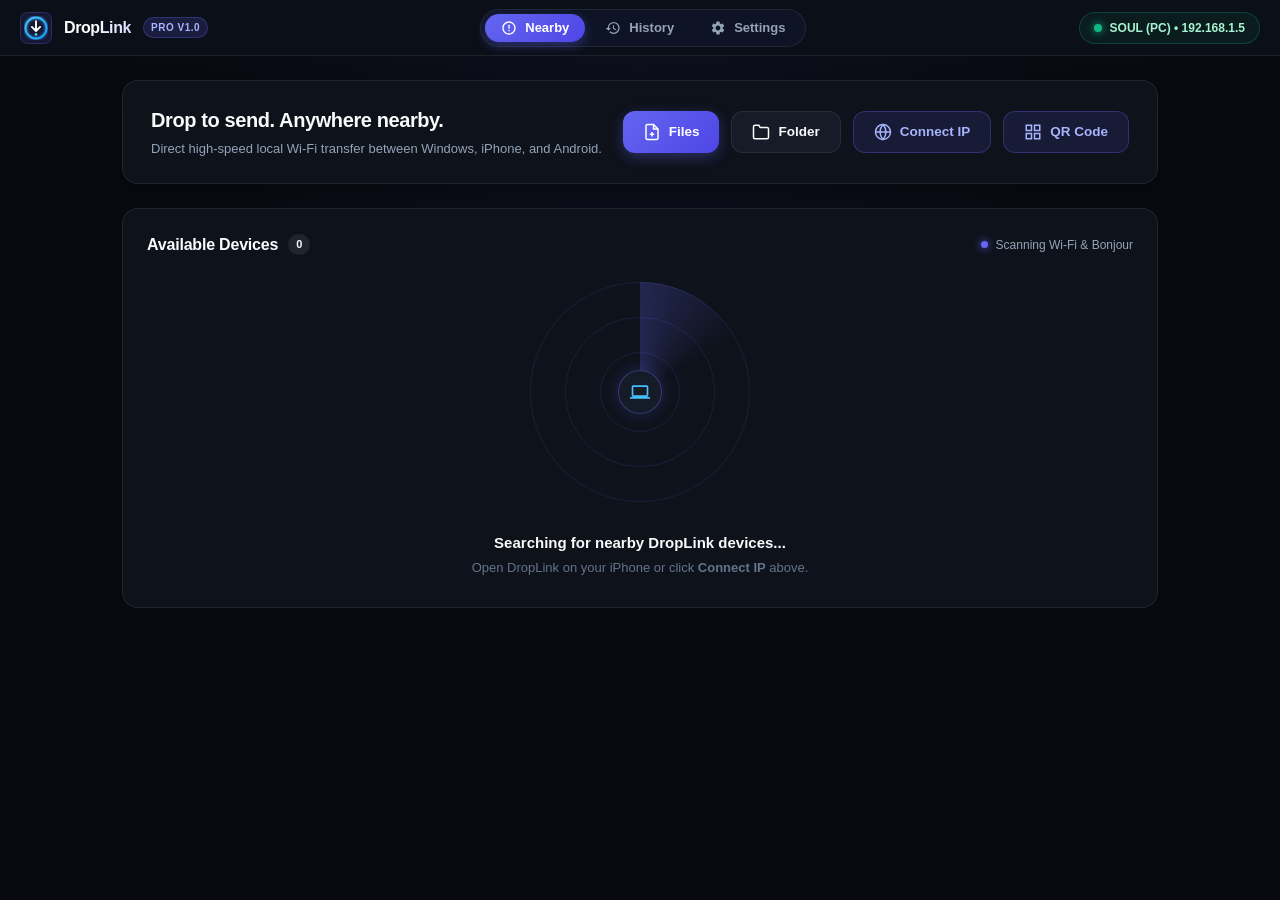
<file: windows/ui/index.html>
<!DOCTYPE html>
<html lang="en">
<head>
  <meta charset="UTF-8">
  <meta name="viewport" content="width=device-width, initial-scale=1.0">
  <title>DropLink</title>
  <link rel="stylesheet" href="style.css">
</head>
<body class="dark-theme">
  <!-- Modern Windows Titlebar & Nav -->
  <header class="titlebar" data-tauri-drag-region>
    <div class="brand">
      <div class="brand-icon-wrapper">
        <svg class="brand-logo" viewBox="0 0 32 32" width="24" height="24" fill="none">
          <defs>
            <linearGradient id="brandGrad" x1="0%" y1="0%" x2="100%" y2="100%">
              <stop offset="0%" stop-color="#47BFFF"/>
              <stop offset="100%" stop-color="#1A9FFF"/>
            </linearGradient>
            <filter id="logoGlow" x="-20%" y="-20%" width="140%" height="140%">
              <feGaussianBlur stdDeviation="2" result="blur"/>
              <feComposite in="SourceGraphic" in2="blur" operator="over"/>
            </filter>
          </defs>
          <circle cx="16" cy="16" r="14" stroke="url(#brandGrad)" stroke-width="2.5" filter="url(#logoGlow)"/>
          <path d="M16 7L16 20M16 20L10.5 14.5M16 20L21.5 14.5" stroke="#FFFFFF" stroke-width="2.5" stroke-linecap="round" stroke-linejoin="round"/>
          <circle cx="16" cy="24.5" r="1.8" fill="#66C0F4"/>
        </svg>
      </div>
      <span class="brand-name">DropLink</span>
      <span class="version-tag">Pro v1.0</span>
    </div>

    <!-- Navigation Tabs -->
    <nav class="nav-tabs">
      <button class="nav-btn active" data-tab="tab-nearby">
        <svg viewBox="0 0 24 24" width="16" height="16" fill="currentColor"><path d="M12 2C6.48 2 2 6.48 2 12s4.48 10 10 10 10-4.48 10-10S17.52 2 12 2zm0 18c-4.42 0-8-3.58-8-8s3.58-8 8-8 8 3.58 8 8-3.58 8-8 8zm-1-13h2v6h-2zm0 8h2v2h-2z"/></svg>
        <span>Nearby</span>
      </button>
      <button class="nav-btn" data-tab="tab-history">
        <svg viewBox="0 0 24 24" width="16" height="16" fill="currentColor"><path d="M13 3a9 9 0 0 0-9 9H1l3.89 3.89.07.14L9 12H6c0-3.87 3.13-7 7-7s7 3.13 7 7-3.13 7-7 7c-1.93 0-3.68-.79-4.94-2.06l-1.42 1.42A8.954 8.954 0 0 0 13 21a9 9 0 0 0 0-18zm-1 5v5l4.25 2.52.77-1.28-3.52-2.09V8z"/></svg>
        <span>History</span>
      </button>
      <button class="nav-btn" data-tab="tab-settings">
        <svg viewBox="0 0 24 24" width="16" height="16" fill="currentColor"><path d="M19.14 12.94c.04-.3.06-.61.06-.94 0-.32-.02-.64-.07-.94l2.03-1.58a.49.49 0 0 0 .12-.61l-1.92-3.32a.488.488 0 0 0-.59-.22l-2.39.96c-.5-.38-1.03-.7-1.62-.94l-.36-2.54a.484.484 0 0 0-.48-.41h-3.84c-.24 0-.43.17-.47.41l-.36 2.54c-.59.24-1.13.57-1.62.94l-2.39-.96c-.22-.08-.47 0-.59.22L2.74 8.87c-.12.21-.08.47.12.61l2.03 1.58c-.05.3-.09.63-.09.94s.02.64.07.94l-2.03 1.58a.49.49 0 0 0-.12.61l1.92 3.32c.12.22.37.29.59.22l2.39-.96c.5.38 1.03.7 1.62.94l.36 2.54c.05.24.24.41.48.41h3.84c.24 0 .44-.17.47-.41l.36-2.54c.59-.24 1.13-.56 1.62-.94l2.39.96c.22.08.47 0 .59-.22l1.92-3.32c.12-.22.07-.47-.12-.61l-2.01-1.58zM12 15.6c-1.98 0-3.6-1.62-3.6-3.6s1.62-3.6 3.6-3.6 3.6 1.62 3.6 3.6-1.62 3.6-3.6 3.6z"/></svg>
        <span>Settings</span>
      </button>
    </nav>

    <!-- Local Device Status Indicator Pill -->
    <div class="device-status-pill" id="btn-status-qr" title="Click to view QR pairing info">
      <span class="status-pulse-dot"></span>
      <span id="local-device-name">SOUL (PC) • 192.168.1.5</span>
    </div>
  </header>

  <!-- Main Application Content Container -->
  <main class="app-content">
    
    <!-- TAB 1: NEARBY DEVICES -->
    <section id="tab-nearby" class="tab-pane active">
      
      <!-- Top Action Hero Section -->
      <div class="hero-transfer-box">
        <div class="hero-text">
          <h2>Drop to send. Anywhere nearby.</h2>
          <p class="hero-desc">Direct high-speed local Wi-Fi transfer between Windows, iPhone, and Android.</p>
        </div>

        <div class="hero-actions">
          <button id="btn-select-files" class="btn btn-hero btn-primary">
            <svg viewBox="0 0 24 24" width="18" height="18" fill="none" stroke="currentColor" stroke-width="2"><path d="M14 2H6a2 2 0 0 0-2 2v16a2 2 0 0 0 2 2h12a2 2 0 0 0 2-2V8z"/><polyline points="14 2 14 8 20 8"/><line x1="12" y1="18" x2="12" y2="12"/><line x1="9" y1="15" x2="15" y2="15"/></svg>
            Files
          </button>
          <button id="btn-select-folder" class="btn btn-hero btn-secondary">
            <svg viewBox="0 0 24 24" width="18" height="18" fill="none" stroke="currentColor" stroke-width="2"><path d="M22 19a2 2 0 0 1-2 2H4a2 2 0 0 1-2-2V5a2 2 0 0 1 2-2h5l2 3h9a2 2 0 0 1 2 2z"/></svg>
            Folder
          </button>
          <button id="btn-open-direct-ip" class="btn btn-hero btn-glass">
            <svg viewBox="0 0 24 24" width="18" height="18" fill="none" stroke="currentColor" stroke-width="2"><circle cx="12" cy="12" r="10"/><line x1="2" y1="12" x2="22" y2="12"/><path d="M12 2a15.3 15.3 0 0 1 4 10 15.3 15.3 0 0 1-4 10 15.3 15.3 0 0 1-4-10 15.3 15.3 0 0 1 4-10z"/></svg>
            Connect IP
          </button>
          <button id="btn-show-qr" class="btn btn-hero btn-glass">
            <svg viewBox="0 0 24 24" width="18" height="18" fill="none" stroke="currentColor" stroke-width="2"><rect x="3" y="3" width="7" height="7"/><rect x="14" y="3" width="7" height="7"/><rect x="14" y="14" width="7" height="7"/><rect x="3" y="14" width="7" height="7"/></svg>
            QR Code
          </button>
        </div>
      </div>

      <!-- Drag & Drop Staged Files Box -->
      <div id="staged-files-box" class="staged-box hidden">
        <div class="staged-header">
          <div class="staged-title-group">
            <span class="staged-icon">📦</span>
            <span class="staged-title">Ready to Send: <strong id="staged-count">0 files</strong> (<span id="staged-size">0 MB</span>)</span>
          </div>
          <button id="btn-clear-staged" class="btn-clear">Clear All</button>
        </div>
        <div id="staged-list" class="staged-items-scroll"></div>
        <div class="staged-prompt">Select any discovered device below to start transferring immediately.</div>
      </div>

      <!-- Discovery Section -->
      <div class="discovery-section">
        <div class="peers-header">
          <div class="peers-title-group">
            <h3>Available Devices</h3>
            <span class="badge-count" id="peers-count">0</span>
          </div>
          <div class="scanning-badge">
            <span class="scan-beacon-dot"></span>
            <span>Scanning Wi-Fi & Bonjour</span>
          </div>
        </div>

        <!-- Radar Viewport -->
        <div class="radar-viewport">
          <div class="sonar-dish" id="sonar-dish">
            <div class="sonar-ring r1"></div>
            <div class="sonar-ring r2"></div>
            <div class="sonar-ring r3"></div>
            <div class="sonar-sweep"></div>
            <div class="sonar-center" title="This PC">
              <svg viewBox="0 0 24 24" width="20" height="20" fill="#47BFFF"><path d="M20 18c1.1 0 1.99-.9 1.99-2L22 6c0-1.1-.9-2-2-2H4c-1.1 0-2 .9-2 2v10c0 1.1.9 2 2 2H0v2h24v-2h-4zM4 6h16v10H4V6z"/></svg>
            </div>
            <!-- Floating peer nodes inside radar -->
            <div id="radar-peers-container" class="radar-peers-container"></div>
          </div>
          <div id="radar-empty-text" class="radar-empty-desc">
            <p class="radar-empty-label">Searching for nearby DropLink devices...</p>
            <p class="radar-empty-sub">Open DropLink on your iPhone or click <strong>Connect IP</strong> above.</p>
          </div>
        </div>

        <!-- Discovered Peer Cards Container -->
        <div id="peers-grid" class="peers-grid">
          <!-- Populated dynamically by app.js -->
        </div>
      </div>
    </section>

    <!-- TAB 2: TRANSFER HISTORY -->
    <section id="tab-history" class="tab-pane">
      <div class="pane-header">
        <div>
          <h2>Transfer History</h2>
          <p class="pane-sub">Log of all files sent and received on this machine.</p>
        </div>
        <button id="btn-clear-history" class="btn btn-secondary">Clear History</button>
      </div>

      <div class="table-container">
        <table class="history-table">
          <thead>
            <tr>
              <th>Direction</th>
              <th>Files</th>
              <th>Peer</th>
              <th>Size</th>
              <th>Time</th>
              <th>Action</th>
            </tr>
          </thead>
          <tbody id="history-tbody">
            <!-- Populated dynamically by app.js -->
          </tbody>
        </table>
        <div id="history-empty" class="empty-placeholder">
          <div class="empty-icon">📁</div>
          <p>No transfers recorded yet</p>
          <span>Files transferred to or from this PC will appear here.</span>
        </div>
      </div>
    </section>

    <!-- TAB 3: SETTINGS -->
    <section id="tab-settings" class="tab-pane">
      <div class="pane-header">
        <div>
          <h2>Settings</h2>
          <p class="pane-sub">Manage network discovery and download preferences.</p>
        </div>
      </div>

      <div class="settings-grid">
        <div class="setting-card">
          <div class="setting-info">
            <h4>Device Name</h4>
            <p>How this computer appears to iPhones and Androids nearby.</p>
          </div>
          <input type="text" id="setting-device-name" class="input-modern" value="This PC">
        </div>

        <div class="setting-card">
          <div class="setting-info">
            <h4>Download Folder</h4>
            <p>Where incoming files from phone will be stored automatically.</p>
          </div>
          <div class="setting-row">
            <input type="text" id="setting-download-dir" class="input-modern" readonly>
            <button id="btn-change-download-dir" class="btn btn-secondary">Browse</button>
          </div>
        </div>

        <div class="setting-card">
          <div class="setting-info">
            <h4>Auto-Accept From Trusted Devices</h4>
            <p>Automatically receive files from devices you've previously approved.</p>
          </div>
          <label class="switch-toggle">
            <input type="checkbox" id="setting-auto-accept">
            <span class="slider"></span>
          </label>
        </div>

        <div class="setting-card">
          <div class="setting-info">
            <h4>Run at Windows Startup</h4>
            <p>Keep DropLink active in system tray for background local drops.</p>
          </div>
          <label class="switch-toggle">
            <input type="checkbox" id="setting-autostart">
            <span class="slider"></span>
          </label>
        </div>
      </div>
    </section>

  </main>

  <!-- Floating Active Transfer Player (Spotify-Style Bottom Bar) -->
  <aside id="transfer-modal" class="transfer-player-bar hidden">
    <div class="player-left">
      <div class="file-icon-glow">
        <svg viewBox="0 0 24 24" width="20" height="20" fill="none" stroke="#66C0F4" stroke-width="2"><path d="M14 2H6a2 2 0 0 0-2 2v16a2 2 0 0 0 2 2h12a2 2 0 0 0 2-2V8z"/><polyline points="14 2 14 8 20 8"/></svg>
      </div>
      <div class="player-meta">
        <div class="player-filename" id="transfer-file-name">Transferring...</div>
        <div class="player-submeta" id="transfer-meta-text">0 B / 0 B • 0.0 MB/s</div>
      </div>
    </div>

    <div class="player-center">
      <div class="player-progress-track">
        <div class="player-progress-fill" id="transfer-progress-bar"></div>
      </div>
      <div class="player-eta" id="transfer-eta-text">Streaming...</div>
    </div>

    <div class="player-actions">
      <button id="btn-transfer-pause" class="btn-player-action" title="Pause / Resume">
        <svg viewBox="0 0 24 24" width="18" height="18" fill="currentColor"><path d="M6 19h4V5H6v14zm8-14v14h4V5h-4z"/></svg>
      </button>
      <button id="btn-transfer-stop" class="btn-player-action btn-danger" title="Cancel Transfer">
        <svg viewBox="0 0 24 24" width="18" height="18" fill="currentColor"><path d="M19 6.41L17.59 5 12 10.59 6.41 5 5 6.41 10.59 12 5 17.59 6.41 19 12 13.41 17.59 19 19 17.59 13.41 12z"/></svg>
      </button>
    </div>
  </aside>

  <!-- Incoming Transfer Authorization Modal -->
  <div id="incoming-modal" class="modal-overlay hidden">
    <div class="modal-card">
      <div class="incoming-icon-ring">
        <svg viewBox="0 0 24 24" width="36" height="36" fill="none" stroke="#66C0F4" stroke-width="2"><path d="M21 15v4a2 2 0 0 1-2 2H5a2 2 0 0 1-2-2v-4"/><polyline points="7 10 12 15 17 10"/><line x1="12" y1="15" x2="12" y2="3"/></svg>
      </div>
      <h3 class="incoming-title">Incoming Transfer Request</h3>
      <p class="incoming-subtitle"><strong id="incoming-sender-name">Nearby Device</strong> wants to send you:</p>
      
      <div class="incoming-details" id="incoming-summary">
        1 file • 0 MB
      </div>

      <div class="sas-pin-verification">
        <span class="sas-label">Security PIN (Matches sender screen):</span>
        <div class="sas-pin-code" id="incoming-sas-pin">000 000</div>
      </div>

      <label class="trust-device-row">
        <input type="checkbox" id="trust-sender-checkbox">
        <span>Always allow transfers from this device (Auto-Accept)</span>
      </label>

      <div class="incoming-actions">
        <button id="btn-incoming-decline" class="btn btn-secondary">Decline</button>
        <button id="btn-incoming-accept" class="btn btn-primary">Accept Transfer</button>
      </div>
    </div>
  </div>

  <!-- Direct IP Connect Modal -->
  <div id="direct-ip-modal" class="modal-overlay hidden">
    <div class="modal-card">
      <div class="modal-header">
        <h3>Connect Device via IP</h3>
        <button id="btn-close-direct-ip" class="modal-close">&times;</button>
      </div>
      <div class="modal-body" style="padding: 20px;">
        <p style="color: #94a3b8; font-size: 13px; margin-bottom: 14px;">Enter the Wi-Fi IP address shown in DropLink on your iPhone or Android:</p>
        <div style="display: flex; gap: 8px; margin-bottom: 16px;">
          <input type="text" id="direct-ip-input" placeholder="e.g. 192.168.1.4" style="flex: 1; padding: 10px 14px; background: #070A10; border: 1px solid rgba(255,255,255,0.1); border-radius: 8px; color: #fff; font-family: monospace; font-size: 14px; outline: none;">
          <button id="btn-submit-direct-ip" class="btn btn-primary" style="padding: 10px 20px;">Connect</button>
        </div>
        <p id="direct-ip-status" style="font-size: 12px; color: #66C0F4;"></p>
      </div>
    </div>
  </div>

  <!-- High-Contrast QR Code Pairing Modal -->
  <div id="qr-modal" class="modal-overlay hidden">
    <div class="modal-card">
      <div class="modal-header">
        <h3>Direct Wi-Fi Pairing</h3>
        <button id="btn-close-qr" class="modal-close">&times;</button>
      </div>
      <div class="modal-body">
        <p class="qr-instructions">Scan this QR code with the DropLink app on your iPhone or Android to pair instantly:</p>
        
        <div class="qr-canvas-container">
          <canvas id="qr-canvas"></canvas>
        </div>

        <div class="qr-ip-badge">
          <span>Direct Wi-Fi IP:</span>
          <strong id="qr-ip-display">192.168.1.5:52520</strong>
          <button id="btn-copy-ip" class="btn-copy">Copy</button>
        </div>
        <div class="qr-code-raw" id="qr-connection-string"></div>
      </div>
    </div>
  </div>

  <script src="qrcode.js"></script>
  <script src="app.js"></script>
</body>
</html>
</file>
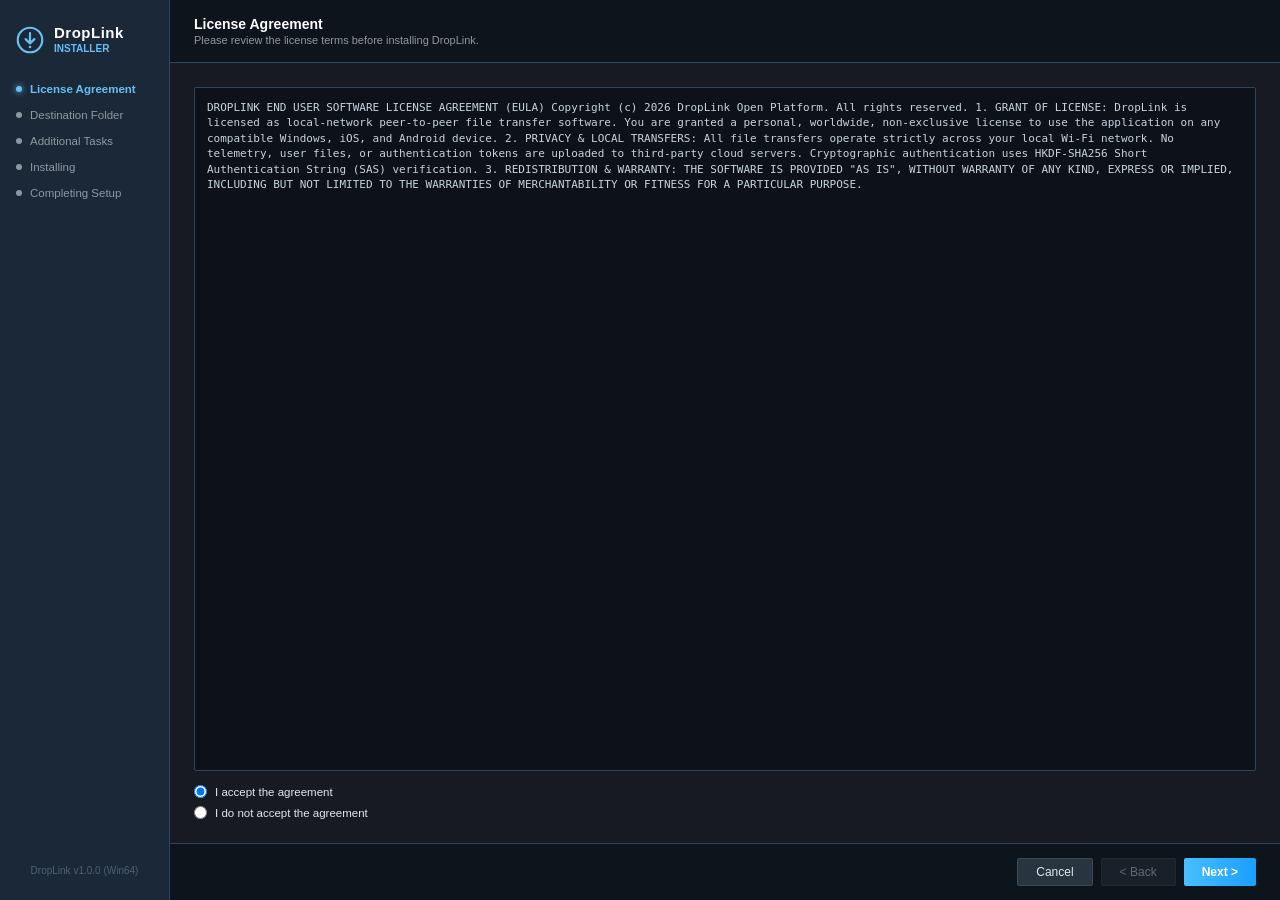
<file: installer/src/installer.html>
<!DOCTYPE html>
<html lang="en">
<head>
<meta charset="UTF-8">
<title>DropLink Setup</title>
<style>
  :root {
    --steam-bg: #171a21;
    --steam-panel: #1b2838;
    --steam-header: #0e141b;
    --steam-blue: #66c0f4;
    --steam-blue-hover: #1999e3;
    --steam-btn-gradient: linear-gradient(to right, #47bfff 0%, #1a9fff 100%);
    --steam-btn-hover: linear-gradient(to right, #67c8ff 0%, #3ba7ff 100%);
    --text-primary: #f5f5f5;
    --text-muted: #8f98a0;
    --border-color: #2a475e;
  }

  * { box-sizing: border-box; margin: 0; padding: 0; user-select: none; font-family: "Segoe UI", Tahoma, Geneva, Verdana, sans-serif; }

  body {
    background: var(--steam-bg);
    color: var(--text-primary);
    display: flex;
    height: 100vh;
    overflow: hidden;
    font-size: 12px;
  }

  /* Left Sidebar (Steam Setup Wizard Navigation) */
  .sidebar {
    width: 170px;
    background: var(--steam-panel);
    border-right: 1px solid var(--border-color);
    padding: 24px 16px;
    display: flex;
    flex-direction: column;
    justify-content: space-between;
  }

  .sidebar-logo {
    display: flex;
    align-items: center;
    gap: 10px;
    margin-bottom: 28px;
  }

  .sidebar-logo svg {
    flex-shrink: 0;
  }

  .sidebar-brand h2 {
    font-size: 15px;
    font-weight: 700;
    color: #fff;
    letter-spacing: 0.5px;
  }

  .sidebar-brand span {
    font-size: 10px;
    color: var(--steam-blue);
    text-transform: uppercase;
    font-weight: 600;
  }

  .step-list {
    display: flex;
    flex-direction: column;
    gap: 14px;
  }

  .step-item {
    display: flex;
    align-items: center;
    gap: 8px;
    color: var(--text-muted);
    font-size: 11.5px;
    font-weight: 500;
  }

  .step-item.active {
    color: var(--steam-blue);
    font-weight: 700;
  }

  .step-item.done {
    color: #5c7e10;
  }

  .step-bullet {
    width: 6px;
    height: 6px;
    border-radius: 50%;
    background: var(--text-muted);
  }

  .step-item.active .step-bullet {
    background: var(--steam-blue);
    box-shadow: 0 0 6px var(--steam-blue);
  }

  .step-item.done .step-bullet {
    background: #5c7e10;
  }

  .sidebar-version {
    font-size: 10px;
    color: #4b6174;
    text-align: center;
  }

  /* Main Wizard Content Area */
  .main-area {
    flex: 1;
    display: flex;
    flex-direction: column;
    background: var(--steam-bg);
  }

  .wizard-header {
    background: var(--steam-header);
    padding: 16px 24px;
    border-bottom: 1px solid var(--border-color);
  }

  .wizard-header h3 {
    font-size: 14px;
    color: #fff;
    font-weight: 600;
    margin-bottom: 2px;
  }

  .wizard-header p {
    font-size: 11px;
    color: var(--text-muted);
  }

  .wizard-content {
    flex: 1;
    padding: 24px;
    overflow-y: auto;
    display: flex;
    flex-direction: column;
  }

  .step-screen {
    display: none;
    flex: 1;
    flex-direction: column;
  }

  .step-screen.active {
    display: flex;
  }

  /* Screen 1: License Agreement */
  .eula-box {
    flex: 1;
    background: #0d1218;
    border: 1px solid var(--border-color);
    padding: 12px;
    color: #c6d4df;
    font-family: Consolas, monospace;
    font-size: 11px;
    line-height: 1.4;
    overflow-y: scroll;
    height: 160px;
    margin-bottom: 14px;
    border-radius: 2px;
  }

  .radio-group {
    display: flex;
    flex-direction: column;
    gap: 8px;
    font-size: 11.5px;
    color: #e1e8ee;
  }

  .radio-group label {
    display: flex;
    align-items: center;
    gap: 8px;
    cursor: pointer;
  }

  /* Screen 2: Install Location */
  .dest-label {
    margin-bottom: 6px;
    font-weight: 600;
    color: #fff;
  }

  .dest-row {
    display: flex;
    gap: 8px;
    margin-bottom: 16px;
  }

  .dest-input {
    flex: 1;
    background: #0d1218;
    border: 1px solid var(--border-color);
    color: #fff;
    padding: 6px 10px;
    font-size: 12px;
    outline: none;
  }

  .dest-stats {
    background: rgba(42, 71, 94, 0.2);
    border: 1px solid var(--border-color);
    padding: 10px 14px;
    border-radius: 2px;
    font-size: 11px;
    color: var(--text-muted);
    line-height: 1.6;
  }

  /* Screen 3: Tasks */
  .tasks-group {
    display: flex;
    flex-direction: column;
    gap: 12px;
    background: #0d1218;
    border: 1px solid var(--border-color);
    padding: 16px;
    border-radius: 2px;
  }

  .tasks-group label {
    display: flex;
    align-items: center;
    gap: 8px;
    cursor: pointer;
    font-size: 12px;
    color: #e1e8ee;
  }

  /* Screen 4: Installing Progress */
  .progress-wrap {
    margin-top: 24px;
  }

  .progress-bar-bg {
    height: 18px;
    background: #0d1218;
    border: 1px solid var(--border-color);
    border-radius: 2px;
    overflow: hidden;
    margin-bottom: 8px;
  }

  .progress-bar-fill {
    height: 100%;
    width: 0%;
    background: var(--steam-btn-gradient);
    transition: width 0.2s linear;
  }

  .progress-status-row {
    display: flex;
    justify-content: space-between;
    font-size: 11px;
    color: var(--text-muted);
  }

  /* Screen 5: Complete */
  .complete-box {
    text-align: center;
    padding: 24px 0;
  }

  .complete-icon {
    width: 52px;
    height: 52px;
    border-radius: 50%;
    background: rgba(102, 192, 244, 0.15);
    border: 1px solid var(--steam-blue);
    color: var(--steam-blue);
    display: flex;
    align-items: center;
    justify-content: center;
    font-size: 26px;
    margin: 0 auto 16px;
  }

  /* Wizard Footer Button Bar */
  .wizard-footer {
    background: var(--steam-header);
    border-top: 1px solid var(--border-color);
    padding: 14px 24px;
    display: flex;
    justify-content: flex-end;
    gap: 8px;
  }

  .btn {
    padding: 6px 18px;
    border-radius: 2px;
    font-size: 12px;
    font-weight: 500;
    cursor: pointer;
    border: 1px solid transparent;
    transition: all 0.15s ease;
  }

  .btn-default {
    background: #283440;
    border-color: #3b4959;
    color: #e1e8ee;
  }

  .btn-default:hover {
    background: #3a4b5d;
  }

  .btn-primary {
    background: var(--steam-btn-gradient);
    color: #fff;
    font-weight: 600;
    border: none;
  }

  .btn-primary:hover {
    background: var(--steam-btn-hover);
  }

  .btn[disabled] {
    opacity: 0.4;
    cursor: not-allowed;
  }
</style>
</head>
<body>

  <!-- Left Sidebar Navigation -->
  <div class="sidebar">
    <div>
      <div class="sidebar-logo">
        <svg viewBox="0 0 32 32" width="28" height="28" fill="none">
          <circle cx="16" cy="16" r="14" stroke="#66c0f4" stroke-width="2.5"/>
          <path d="M16 8L16 20M16 20L11 15M16 20L21 15" stroke="#66c0f4" stroke-width="2.5" stroke-linecap="round"/>
          <circle cx="16" cy="24" r="1.5" fill="#66c0f4"/>
        </svg>
        <div class="sidebar-brand">
          <h2>DropLink</h2>
          <span>Installer</span>
        </div>
      </div>

      <div class="step-list">
        <div class="step-item active" id="nav-step-1">
          <span class="step-bullet"></span> License Agreement
        </div>
        <div class="step-item" id="nav-step-2">
          <span class="step-bullet"></span> Destination Folder
        </div>
        <div class="step-item" id="nav-step-3">
          <span class="step-bullet"></span> Additional Tasks
        </div>
        <div class="step-item" id="nav-step-4">
          <span class="step-bullet"></span> Installing
        </div>
        <div class="step-item" id="nav-step-5">
          <span class="step-bullet"></span> Completing Setup
        </div>
      </div>
    </div>

    <div class="sidebar-version">DropLink v1.0.0 (Win64)</div>
  </div>

  <!-- Main Content Wizard Body -->
  <div class="main-area">
    <div class="wizard-header">
      <h3 id="header-title">License Agreement</h3>
      <p id="header-subtitle">Please review the license terms before installing DropLink.</p>
    </div>

    <div class="wizard-content">

      <!-- STEP 1: License Agreement -->
      <div class="step-screen active" id="screen-1">
        <div class="eula-box">
DROPLINK END USER SOFTWARE LICENSE AGREEMENT (EULA)

Copyright (c) 2026 DropLink Open Platform. All rights reserved.

1. GRANT OF LICENSE:
DropLink is licensed as local-network peer-to-peer file transfer software. You are granted a personal, worldwide, non-exclusive license to use the application on any compatible Windows, iOS, and Android device.

2. PRIVACY & LOCAL TRANSFERS:
All file transfers operate strictly across your local Wi-Fi network. No telemetry, user files, or authentication tokens are uploaded to third-party cloud servers. Cryptographic authentication uses HKDF-SHA256 Short Authentication String (SAS) verification.

3. REDISTRIBUTION & WARRANTY:
THE SOFTWARE IS PROVIDED "AS IS", WITHOUT WARRANTY OF ANY KIND, EXPRESS OR IMPLIED, INCLUDING BUT NOT LIMITED TO THE WARRANTIES OF MERCHANTABILITY OR FITNESS FOR A PARTICULAR PURPOSE.
        </div>
        <div class="radio-group">
          <label>
            <input type="radio" name="license" id="radio-accept" checked>
            <span>I accept the agreement</span>
          </label>
          <label>
            <input type="radio" name="license" id="radio-decline">
            <span>I do not accept the agreement</span>
          </label>
        </div>
      </div>

      <!-- STEP 2: Destination Folder -->
      <div class="step-screen" id="screen-2">
        <p class="dest-label">Setup will install DropLink into the following folder:</p>
        <div class="dest-row">
          <input type="text" id="input-install-dir" class="dest-input" readonly>
        </div>
        <div class="dest-stats">
          <div>Space required: <strong>16.2 MB</strong></div>
          <div>Space available on drive: <strong>48.6 GB</strong></div>
        </div>
      </div>

      <!-- STEP 3: Additional Tasks -->
      <div class="step-screen" id="screen-3">
        <p class="dest-label" style="margin-bottom: 12px;">Select the additional shortcuts and tasks you would like Setup to perform:</p>
        <div class="tasks-group">
          <label>
            <input type="checkbox" id="chk-startmenu" checked>
            <span>Pin to Windows Start Menu (Enable Windows Taskbar Search indexing)</span>
          </label>
          <label>
            <input type="checkbox" id="chk-desktop" checked>
            <span>Create a Desktop shortcut</span>
          </label>
          <label>
            <input type="checkbox" id="chk-launch" checked>
            <span>Launch DropLink automatically upon completion</span>
          </label>
        </div>
      </div>

      <!-- STEP 4: Installing Progress -->
      <div class="step-screen" id="screen-4">
        <p style="color: #fff; font-weight: 600; margin-bottom: 4px;">Please wait while Setup installs DropLink on your computer.</p>
        <p style="color: var(--text-muted); margin-bottom: 20px;">Extracting and configuring native transfer libraries...</p>

        <div class="progress-wrap">
          <div class="progress-bar-bg">
            <div id="progress-fill" class="progress-bar-fill"></div>
          </div>
          <div class="progress-status-row">
            <span id="progress-status-text">Preparing installation...</span>
            <span id="progress-pct">0%</span>
          </div>
        </div>
      </div>

      <!-- STEP 5: Complete -->
      <div class="step-screen" id="screen-5">
        <div class="complete-box">
          <div class="complete-icon">✓</div>
          <h2 style="font-size: 16px; font-weight: 700; color: #fff; margin-bottom: 6px;">Completing the DropLink Setup Wizard</h2>
          <p style="color: var(--text-muted); font-size: 12px; margin-bottom: 24px; max-width: 360px; margin-left: auto; margin-right: auto;">
            DropLink has been installed on your computer. The application can be launched using the created desktop shortcut or by searching "DropLink" in the Windows Start menu.
          </p>
        </div>
      </div>

    </div>

    <!-- Bottom Footer Navigation Buttons -->
    <div class="wizard-footer">
      <button id="btn-cancel" class="btn btn-default">Cancel</button>
      <button id="btn-back" class="btn btn-default" disabled>&lt; Back</button>
      <button id="btn-next" class="btn btn-primary">Next &gt;</button>
    </div>
  </div>

  <script>
    let currentStep = 1;
    const totalSteps = 5;

    const navItems = [
      document.getElementById("nav-step-1"),
      document.getElementById("nav-step-2"),
      document.getElementById("nav-step-3"),
      document.getElementById("nav-step-4"),
      document.getElementById("nav-step-5")
    ];

    const screens = [
      document.getElementById("screen-1"),
      document.getElementById("screen-2"),
      document.getElementById("screen-3"),
      document.getElementById("screen-4"),
      document.getElementById("screen-5")
    ];

    const headerTitle = document.getElementById("header-title");
    const headerSubtitle = document.getElementById("header-subtitle");

    const btnBack = document.getElementById("btn-back");
    const btnNext = document.getElementById("btn-next");
    const btnCancel = document.getElementById("btn-cancel");

    const radioAccept = document.getElementById("radio-accept");
    const radioDecline = document.getElementById("radio-decline");
    const installDirInput = document.getElementById("input-install-dir");

    const chkStartmenu = document.getElementById("chk-startmenu");
    const chkDesktop = document.getElementById("chk-desktop");
    const chkLaunch = document.getElementById("chk-launch");

    const progressFill = document.getElementById("progress-fill");
    const progressText = document.getElementById("progress-status-text");
    const progressPct = document.getElementById("progress-pct");

    window.__set_default_dir = function(dir) {
      installDirInput.value = dir;
    };

    radioAccept.addEventListener("change", () => {
      btnNext.disabled = !radioAccept.checked;
    });
    radioDecline.addEventListener("change", () => {
      btnNext.disabled = radioDecline.checked;
    });

    function updateStepUI() {
      // Update sidebar nav items
      navItems.forEach((nav, idx) => {
        nav.classList.remove("active", "done");
        if (idx + 1 === currentStep) nav.classList.add("active");
        else if (idx + 1 < currentStep) nav.classList.add("done");
      });

      // Update screen visibility
      screens.forEach((screen, idx) => {
        screen.classList.toggle("active", idx + 1 === currentStep);
      });

      // Update headers & button states
      if (currentStep === 1) {
        headerTitle.textContent = "License Agreement";
        headerSubtitle.textContent = "Please review the license terms before installing DropLink.";
        btnBack.disabled = true;
        btnNext.textContent = "Next >";
      } else if (currentStep === 2) {
        headerTitle.textContent = "Destination Folder";
        headerSubtitle.textContent = "Choose where DropLink will be installed on your computer.";
        btnBack.disabled = false;
        btnNext.textContent = "Next >";
      } else if (currentStep === 3) {
        headerTitle.textContent = "Select Additional Tasks";
        headerSubtitle.textContent = "Choose shortcuts and Windows Search indexing options.";
        btnBack.disabled = false;
        btnNext.textContent = "Install";
      } else if (currentStep === 4) {
        headerTitle.textContent = "Installing";
        headerSubtitle.textContent = "Setup is installing DropLink packages on your PC.";
        btnBack.style.display = "none";
        btnNext.style.display = "none";
        btnCancel.style.display = "none";
        runInstallStages();
      } else if (currentStep === 5) {
        headerTitle.textContent = "Completing Setup";
        headerSubtitle.textContent = "DropLink has been successfully installed.";
        btnBack.style.display = "none";
        btnCancel.style.display = "none";
        btnNext.style.display = "block";
        btnNext.textContent = "Finish";
        btnNext.disabled = false;
      }
    }

    btnBack.addEventListener("click", () => {
      if (currentStep > 1) {
        currentStep--;
        updateStepUI();
      }
    });

    btnNext.addEventListener("click", () => {
      if (currentStep === 3) {
        // Start installation
        currentStep = 4;
        updateStepUI();
      } else if (currentStep === 5) {
        // Finish clicked
        window.ipc.postMessage(JSON.stringify({ cmd: "finish" }));
      } else if (currentStep < totalSteps) {
        currentStep++;
        updateStepUI();
      }
    });

    btnCancel.addEventListener("click", () => {
      window.ipc.postMessage(JSON.stringify({ cmd: "cancel" }));
    });

    function runInstallStages() {
      const stages = [
        { pct: 20, text: "Extracting DropLink native runtime binaries..." },
        { pct: 45, text: "Configuring UDP beacon and Bonjour discovery services..." },
        { pct: 70, text: "Writing Windows Start Menu search shortcuts..." },
        { pct: 90, text: "Registering DropLink in Windows Add/Remove Programs..." },
      ];

      let idx = 0;
      const timer = setInterval(() => {
        if (idx < stages.length) {
          progressFill.style.width = stages[idx].pct + "%";
          progressPct.textContent = stages[idx].pct + "%";
          progressText.textContent = stages[idx].text;
          idx++;
        } else {
          clearInterval(timer);
        }
      }, 300);

      window.ipc.postMessage(JSON.stringify({
        cmd: "do_install",
        dir: installDirInput.value,
        desktop: chkDesktop.checked,
        startmenu: chkStartmenu.checked,
        launch: chkLaunch.checked,
      }));
    }

    window.__on_install_complete = function() {
      progressFill.style.width = "100%";
      progressPct.textContent = "100%";
      progressText.textContent = "Installation completed successfully.";
      setTimeout(() => {
        currentStep = 5;
        updateStepUI();
      }, 400);
    };
  </script>
</body>
</html>
</file>
<file: windows/ui/style.css>
/* =========================================================
   DropLink Desktop — Fluent 2.0 / Spotify-Grade Dark Theme
   ========================================================= */

:root {
  --bg-app: #07090E;
  --bg-surface: #0E121B;
  --bg-surface-elevated: #151B27;
  --bg-surface-hover: #1C2433;
  --border-subtle: rgba(255, 255, 255, 0.08);
  --border-glow: rgba(99, 102, 241, 0.4);

  --accent-primary: #6366F1;
  --accent-gradient: linear-gradient(135deg, #6366F1 0%, #4F46E5 100%);
  --accent-hover: #4F46E5;
  --accent-light: #A5B4FC;

  --text-main: #F9FAFB;
  --text-secondary: #94A3B8;
  --text-muted: #64748B;

  --status-online: #10B981;
  --status-danger: #EF4444;
  --status-warning: #F59E0B;

  --radius-sm: 8px;
  --radius-md: 12px;
  --radius-lg: 16px;
  --radius-pill: 9999px;

  --font-sans: "Segoe UI Variable", "Segoe UI", -apple-system, BlinkMacSystemFont, Roboto, sans-serif;
  --font-mono: "Cascadia Code", Consolas, Menlo, monospace;
}

* {
  box-sizing: border-box;
  margin: 0;
  padding: 0;
  user-select: none;
}

body {
  background-color: var(--bg-app);
  color: var(--text-main);
  font-family: var(--font-sans);
  font-size: 14px;
  line-height: 1.5;
  overflow: hidden;
  height: 100vh;
  display: flex;
  flex-direction: column;
}

/* =========================================================
   Custom Modern Titlebar & Navigation
   ========================================================= */

.titlebar {
  display: flex;
  align-items: center;
  justify-content: space-between;
  padding: 10px 20px;
  background-color: rgba(14, 18, 27, 0.75);
  backdrop-filter: blur(24px);
  border-bottom: 1px solid var(--border-subtle);
  height: 56px;
  z-index: 50;
}

.brand {
  display: flex;
  align-items: center;
  gap: 12px;
}

.brand-icon-wrapper {
  display: flex;
  align-items: center;
  justify-content: center;
  width: 32px;
  height: 32px;
  border-radius: var(--radius-sm);
  background: rgba(99, 102, 241, 0.12);
  border: 1px solid rgba(99, 102, 241, 0.25);
}

.brand-name {
  font-weight: 700;
  font-size: 16px;
  letter-spacing: -0.4px;
  background: linear-gradient(135deg, #FFFFFF 40%, #C7D2FE 100%);
  -webkit-background-clip: text;
  -webkit-text-fill-color: transparent;
}

.version-tag {
  font-size: 10px;
  font-weight: 700;
  background: rgba(99, 102, 241, 0.18);
  color: var(--accent-light);
  border: 1px solid rgba(99, 102, 241, 0.3);
  padding: 2px 7px;
  border-radius: var(--radius-pill);
  text-transform: uppercase;
  letter-spacing: 0.05em;
}

/* Segmented Control Navigation Tabs */
.nav-tabs {
  display: flex;
  background: rgba(15, 23, 42, 0.8);
  border: 1px solid var(--border-subtle);
  border-radius: var(--radius-pill);
  padding: 4px;
  gap: 4px;
}

.nav-btn {
  background: transparent;
  border: none;
  color: var(--text-secondary);
  padding: 6px 16px;
  border-radius: var(--radius-pill);
  font-size: 13px;
  font-weight: 600;
  display: flex;
  align-items: center;
  gap: 8px;
  cursor: pointer;
  transition: all 0.2s cubic-bezier(0.16, 1, 0.3, 1);
}

.nav-btn:hover {
  color: var(--text-main);
  background: rgba(255, 255, 255, 0.06);
}

.nav-btn.active {
  color: #FFFFFF;
  background: var(--accent-gradient);
  box-shadow: 0 4px 12px rgba(99, 102, 241, 0.35);
}

/* Device Status Pill */
.device-status-pill {
  display: flex;
  align-items: center;
  gap: 8px;
  padding: 6px 14px;
  background: rgba(16, 185, 129, 0.08);
  border: 1px solid rgba(16, 185, 129, 0.25);
  border-radius: var(--radius-pill);
  font-size: 12px;
  font-weight: 600;
  color: #A7F3D0;
  cursor: pointer;
  transition: all 0.2s ease;
}

.device-status-pill:hover {
  background: rgba(16, 185, 129, 0.16);
  border-color: rgba(16, 185, 129, 0.4);
}

.status-pulse-dot {
  width: 8px;
  height: 8px;
  border-radius: 50%;
  background-color: var(--status-online);
  box-shadow: 0 0 8px var(--status-online);
  animation: pulse-glow 2s infinite ease-in-out;
}

@keyframes pulse-glow {
  0%, 100% { transform: scale(1); opacity: 1; }
  50% { transform: scale(1.3); opacity: 0.7; }
}

/* =========================================================
   Main App Content Container & Panes
   ========================================================= */

.app-content {
  flex: 1;
  overflow-y: auto;
  position: relative;
  background: radial-gradient(circle at 50% 0%, rgba(99, 102, 241, 0.06) 0%, transparent 60%);
}

.tab-pane {
  display: none;
  padding: 24px 32px 40px;
  max-width: 1100px;
  margin: 0 auto;
  animation: fadeIn 0.25s ease-out;
}

.tab-pane.active {
  display: block;
}

@keyframes fadeIn {
  from { opacity: 0; transform: translateY(6px); }
  to { opacity: 1; transform: translateY(0); }
}

/* =========================================================
   Hero Box & Action Buttons
   ========================================================= */

.hero-transfer-box {
  display: flex;
  align-items: center;
  justify-content: space-between;
  padding: 24px 28px;
  background: var(--bg-surface);
  border: 1px solid var(--border-subtle);
  border-radius: var(--radius-lg);
  box-shadow: 0 8px 24px -6px rgba(0, 0, 0, 0.4);
  margin-bottom: 24px;
}

.hero-text h2 {
  font-size: 20px;
  font-weight: 700;
  letter-spacing: -0.4px;
  margin-bottom: 4px;
}

.hero-desc {
  font-size: 13px;
  color: var(--text-secondary);
}

.hero-actions {
  display: flex;
  gap: 12px;
}

.btn {
  display: inline-flex;
  align-items: center;
  gap: 8px;
  padding: 10px 18px;
  border-radius: var(--radius-md);
  font-size: 13px;
  font-weight: 600;
  border: none;
  cursor: pointer;
  transition: all 0.2s cubic-bezier(0.16, 1, 0.3, 1);
}

.btn-hero {
  padding: 11px 20px;
  font-size: 13.5px;
}

.btn-primary {
  background: var(--accent-gradient);
  color: #FFFFFF;
  box-shadow: 0 4px 14px rgba(99, 102, 241, 0.35);
}

.btn-primary:hover {
  transform: translateY(-1px);
  box-shadow: 0 6px 20px rgba(99, 102, 241, 0.45);
}

.btn-secondary {
  background: var(--bg-surface-elevated);
  border: 1px solid var(--border-subtle);
  color: var(--text-main);
}

.btn-secondary:hover {
  background: var(--bg-surface-hover);
  border-color: rgba(255, 255, 255, 0.15);
  transform: translateY(-1px);
}

.btn-glass {
  background: rgba(99, 102, 241, 0.12);
  border: 1px solid rgba(99, 102, 241, 0.3);
  color: var(--accent-light);
}

.btn-glass:hover {
  background: rgba(99, 102, 241, 0.2);
  border-color: rgba(99, 102, 241, 0.5);
  transform: translateY(-1px);
}

/* =========================================================
   Staged Files Preview Box
   ========================================================= */

.staged-box {
  background: var(--bg-surface);
  border: 1px solid rgba(99, 102, 241, 0.3);
  border-radius: var(--radius-lg);
  padding: 18px 22px;
  margin-bottom: 24px;
  box-shadow: 0 8px 24px rgba(99, 102, 241, 0.08);
  animation: fadeIn 0.2s ease-out;
}

.staged-box.hidden {
  display: none;
}

.staged-header {
  display: flex;
  align-items: center;
  justify-content: space-between;
  margin-bottom: 12px;
}

.staged-title-group {
  display: flex;
  align-items: center;
  gap: 10px;
  font-size: 14px;
}

.staged-icon {
  font-size: 18px;
}

.btn-clear {
  background: transparent;
  border: none;
  color: var(--text-muted);
  font-size: 12px;
  font-weight: 600;
  cursor: pointer;
}

.btn-clear:hover {
  color: var(--status-danger);
}

.staged-items-scroll {
  display: flex;
  gap: 10px;
  overflow-x: auto;
  padding-bottom: 8px;
}

.staged-chip {
  display: flex;
  align-items: center;
  gap: 8px;
  background: var(--bg-surface-elevated);
  border: 1px solid var(--border-subtle);
  border-radius: var(--radius-sm);
  padding: 6px 12px;
  font-size: 12.5px;
  white-space: nowrap;
}

.staged-chip-name {
  max-width: 160px;
  overflow: hidden;
  text-overflow: ellipsis;
}

.staged-chip-size {
  color: var(--text-muted);
  font-size: 11px;
}

.staged-prompt {
  font-size: 12px;
  color: var(--accent-light);
  margin-top: 10px;
  font-weight: 500;
}

/* =========================================================
   Discovery Radar & Sonar Empty State
   ========================================================= */

.discovery-section {
  background: var(--bg-surface);
  border: 1px solid var(--border-subtle);
  border-radius: var(--radius-lg);
  padding: 24px;
  min-height: 400px;
  display: flex;
  flex-direction: column;
}

.peers-header {
  display: flex;
  align-items: center;
  justify-content: space-between;
  margin-bottom: 20px;
}

.peers-title-group {
  display: flex;
  align-items: center;
  gap: 10px;
}

.peers-title-group h3 {
  font-size: 16px;
  font-weight: 700;
  letter-spacing: -0.2px;
}

.badge-count {
  font-size: 11px;
  font-weight: 700;
  background: rgba(255, 255, 255, 0.08);
  padding: 2px 8px;
  border-radius: var(--radius-pill);
}

.scanning-badge {
  display: flex;
  align-items: center;
  gap: 8px;
  font-size: 12px;
  color: var(--text-secondary);
}

.scan-beacon-dot {
  width: 7px;
  height: 7px;
  border-radius: 50%;
  background: var(--accent-primary);
  box-shadow: 0 0 8px var(--accent-primary);
  animation: pulse-glow 1.8s infinite ease-in-out;
}

.radar-viewport {
  flex: 1;
  position: relative;
  display: flex;
  flex-direction: column;
  align-items: center;
  justify-content: center;
}

/* Futuristic Radar Sonar Sweep */
.radar-bg {
  display: flex;
  flex-direction: column;
  align-items: center;
  justify-content: center;
  padding: 30px 0;
  text-align: center;
}

.sonar-dish {
  position: relative;
  width: 220px;
  height: 220px;
  display: flex;
  align-items: center;
  justify-content: center;
  margin-bottom: 16px;
}

.radar-peers-container {
  position: absolute;
  width: 100%;
  height: 100%;
  top: 0;
  left: 0;
  pointer-events: none;
}

.radar-peer-node {
  position: absolute;
  top: 50%;
  left: 50%;
  margin-top: -24px;
  margin-left: -24px;
  width: 48px;
  height: 48px;
  border-radius: 50%;
  background: rgba(14, 18, 27, 0.95);
  border: 2px solid var(--accent-primary);
  box-shadow: 0 0 15px rgba(102, 192, 244, 0.6);
  display: flex;
  flex-direction: column;
  align-items: center;
  justify-content: center;
  cursor: pointer;
  pointer-events: auto;
  transition: transform 0.3s cubic-bezier(0.16, 1, 0.3, 1), box-shadow 0.2s ease;
  z-index: 50;
}

.radar-peer-node:hover {
  transform: scale(1.18);
  box-shadow: 0 0 28px rgba(102, 192, 244, 0.95);
  border-color: #fff;
}

.radar-node-icon {
  font-size: 20px;
}

.radar-node-name {
  position: absolute;
  bottom: -18px;
  white-space: nowrap;
  font-size: 10.5px;
  font-weight: 700;
  color: #fff;
  background: rgba(7, 9, 14, 0.85);
  padding: 1px 6px;
  border-radius: 4px;
  border: 1px solid var(--border-subtle);
}

.radar-empty-desc {
  margin-top: 14px;
  text-align: center;
}

.sonar-ring {
  position: absolute;
  border-radius: 50%;
  border: 1px solid rgba(99, 102, 241, 0.15);
}

.sonar-ring.r1 { width: 80px; height: 80px; }
.sonar-ring.r2 { width: 150px; height: 150px; }
.sonar-ring.r3 { width: 220px; height: 220px; }

.sonar-sweep {
  position: absolute;
  width: 220px;
  height: 220px;
  border-radius: 50%;
  background: conic-gradient(from 0deg, rgba(99, 102, 241, 0.25) 0deg, transparent 60deg, transparent 360deg);
  animation: radar-rotate 4s linear infinite;
}

@keyframes radar-rotate {
  from { transform: rotate(0deg); }
  to { transform: rotate(360deg); }
}

.sonar-center {
  position: relative;
  z-index: 2;
  width: 44px;
  height: 44px;
  border-radius: 50%;
  background: var(--bg-surface-elevated);
  border: 1px solid rgba(99, 102, 241, 0.4);
  display: flex;
  align-items: center;
  justify-content: center;
  box-shadow: 0 0 16px rgba(99, 102, 241, 0.25);
}

.radar-empty-label {
  font-size: 15px;
  font-weight: 600;
  color: var(--text-main);
  margin-bottom: 4px;
}

.radar-empty-sub {
  font-size: 13px;
  color: var(--text-muted);
}

/* =========================================================
   Peer Devices Cards Grid
   ========================================================= */

.peers-grid {
  display: grid;
  grid-template-columns: repeat(auto-fill, minmax(280px, 1fr));
  gap: 16px;
  width: 100%;
}

.peer-card {
  background: var(--bg-surface-elevated);
  border: 1px solid var(--border-subtle);
  border-radius: var(--radius-lg);
  padding: 18px 20px;
  display: flex;
  align-items: center;
  gap: 16px;
  transition: all 0.2s cubic-bezier(0.16, 1, 0.3, 1);
  box-shadow: 0 4px 12px rgba(0, 0, 0, 0.2);
}

.peer-card:hover {
  transform: translateY(-2px);
  border-color: var(--border-glow);
  box-shadow: 0 8px 24px -4px rgba(99, 102, 241, 0.2);
}

.peer-avatar {
  width: 48px;
  height: 48px;
  border-radius: var(--radius-md);
  background: rgba(99, 102, 241, 0.12);
  border: 1px solid rgba(99, 102, 241, 0.25);
  display: flex;
  align-items: center;
  justify-content: center;
  font-size: 24px;
  flex-shrink: 0;
}

.peer-info {
  flex: 1;
  min-width: 0;
}

.peer-name {
  font-size: 14.5px;
  font-weight: 700;
  color: #FFFFFF;
  margin-bottom: 2px;
  white-space: nowrap;
  overflow: hidden;
  text-overflow: ellipsis;
}

.peer-platform-badge {
  font-size: 11.5px;
  color: var(--text-secondary);
  display: flex;
  align-items: center;
  gap: 6px;
}

.online-dot {
  width: 6px;
  height: 6px;
  border-radius: 50%;
  background: var(--status-online);
}

.peer-btn-send {
  background: var(--accent-gradient);
  border: none;
  color: #FFF;
  padding: 8px 16px;
  border-radius: var(--radius-sm);
  font-size: 12.5px;
  font-weight: 600;
  cursor: pointer;
  box-shadow: 0 4px 12px rgba(99, 102, 241, 0.3);
  transition: all 0.15s ease;
  white-space: nowrap;
}

.peer-btn-send:hover {
  transform: scale(1.03);
  box-shadow: 0 6px 16px rgba(99, 102, 241, 0.45);
}

/* =========================================================
   History Table & Settings Layout
   ========================================================= */

.pane-header {
  display: flex;
  align-items: center;
  justify-content: space-between;
  margin-bottom: 24px;
}

.pane-header h2 {
  font-size: 22px;
  font-weight: 700;
  letter-spacing: -0.4px;
}

.pane-sub {
  font-size: 13px;
  color: var(--text-secondary);
  margin-top: 2px;
}

.table-container {
  background: var(--bg-surface);
  border: 1px solid var(--border-subtle);
  border-radius: var(--radius-lg);
  overflow: hidden;
}

.history-table {
  width: 100%;
  border-collapse: collapse;
  text-align: left;
}

.history-table th {
  padding: 12px 18px;
  font-size: 12px;
  font-weight: 600;
  color: var(--text-secondary);
  background: var(--bg-surface-elevated);
  border-bottom: 1px solid var(--border-subtle);
}

.history-table td {
  padding: 14px 18px;
  font-size: 13px;
  border-bottom: 1px solid rgba(255, 255, 255, 0.04);
}

.empty-placeholder {
  text-align: center;
  padding: 60px 20px;
  color: var(--text-muted);
}

.empty-icon {
  font-size: 40px;
  margin-bottom: 12px;
}

/* Settings Grid */
.settings-grid {
  display: flex;
  flex-direction: column;
  gap: 14px;
}

.setting-card {
  background: var(--bg-surface);
  border: 1px solid var(--border-subtle);
  border-radius: var(--radius-lg);
  padding: 20px 24px;
  display: flex;
  align-items: center;
  justify-content: space-between;
  gap: 20px;
}

.setting-info h4 {
  font-size: 15px;
  font-weight: 600;
  margin-bottom: 4px;
}

.setting-info p {
  font-size: 13px;
  color: var(--text-secondary);
}

.input-text {
  background: var(--bg-surface-elevated);
  border: 1px solid var(--border-subtle);
  border-radius: var(--radius-sm);
  color: var(--text-main);
  padding: 8px 14px;
  font-size: 13px;
  font-family: var(--font-sans);
  outline: none;
  transition: border-color 0.2s ease;
}

.input-text:focus {
  border-color: var(--accent-primary);
}

.folder-row {
  display: flex;
  gap: 8px;
  min-width: 380px;
}

.flex-1 { flex: 1; }

/* Switch Toggle (iOS / Windows 11 style) */
.switch {
  position: relative;
  display: inline-block;
  width: 46px;
  height: 26px;
}

.switch input { opacity: 0; width: 0; height: 0; }

.slider {
  position: absolute;
  cursor: pointer;
  inset: 0;
  background-color: var(--bg-surface-elevated);
  border: 1px solid var(--border-subtle);
  border-radius: 34px;
  transition: .25s;
}

.slider:before {
  position: absolute;
  content: "";
  height: 18px;
  width: 18px;
  left: 3px;
  bottom: 3px;
  background-color: white;
  border-radius: 50%;
  transition: .25s;
}

input:checked + .slider {
  background-color: var(--accent-primary);
}

input:checked + .slider:before {
  transform: translateX(20px);
}

/* =========================================================
   Modals: Incoming Transfer & QR Code
   ========================================================= */

.modal-backdrop {
  position: fixed;
  inset: 0;
  background: rgba(0, 0, 0, 0.75);
  backdrop-filter: blur(16px);
  display: flex;
  align-items: center;
  justify-content: center;
  z-index: 100;
  animation: fadeIn 0.2s ease;
}

.modal-backdrop.hidden {
  display: none;
}

.modal-card {
  background: #0E131F;
  border: 1px solid rgba(255, 255, 255, 0.12);
  border-radius: var(--radius-lg);
  width: 480px;
  max-width: 90vw;
  box-shadow: 0 24px 60px rgba(0, 0, 0, 0.8), 0 0 30px rgba(99, 102, 241, 0.15);
  overflow: hidden;
}

.modal-header {
  display: flex;
  align-items: center;
  justify-content: space-between;
  padding: 20px 24px;
  border-bottom: 1px solid var(--border-subtle);
}

.modal-title-group {
  display: flex;
  align-items: center;
  gap: 10px;
}

.modal-title-group h3 {
  font-size: 16px;
  font-weight: 700;
}

.modal-badge-icon {
  font-size: 18px;
}

.btn-icon {
  background: transparent;
  border: none;
  color: var(--text-muted);
  font-size: 16px;
  cursor: pointer;
  padding: 4px;
  border-radius: var(--radius-sm);
}

.btn-icon:hover {
  color: var(--text-main);
  background: rgba(255, 255, 255, 0.08);
}

.modal-body {
  padding: 24px;
}

.transfer-sender-box {
  display: flex;
  align-items: center;
  gap: 16px;
  background: rgba(255, 255, 255, 0.04);
  border-radius: var(--radius-md);
  padding: 14px 18px;
  margin-bottom: 20px;
}

.sender-avatar {
  font-size: 32px;
}

.sender-details h4 {
  font-size: 16px;
  font-weight: 700;
}

.sender-details p {
  font-size: 13px;
  color: var(--text-secondary);
}

.sas-pin-box {
  background: rgba(99, 102, 241, 0.08);
  border: 1px dashed rgba(99, 102, 241, 0.4);
  border-radius: var(--radius-md);
  padding: 16px;
  text-align: center;
  margin-bottom: 20px;
}

.sas-label {
  font-size: 12px;
  color: var(--text-secondary);
  display: block;
  margin-bottom: 8px;
}

.sas-pin-digits {
  font-family: var(--font-mono);
  font-size: 26px;
  font-weight: 700;
  letter-spacing: 6px;
  color: var(--accent-light);
}

.trust-checkbox-label {
  display: flex;
  align-items: center;
  gap: 10px;
  font-size: 13px;
  color: var(--text-secondary);
  cursor: pointer;
}

.modal-footer {
  display: flex;
  justify-content: flex-end;
  gap: 12px;
  padding: 16px 24px;
  background: rgba(0, 0, 0, 0.2);
  border-top: 1px solid var(--border-subtle);
}

.btn-danger {
  background: rgba(239, 68, 68, 0.15);
  border: 1px solid rgba(239, 68, 68, 0.3);
  color: #FCA5A5;
}

.btn-danger:hover {
  background: rgba(239, 68, 68, 0.25);
}

.btn-glow {
  box-shadow: 0 0 16px rgba(99, 102, 241, 0.5);
}

/* QR Code Modal Styling */
.modal-qr-card {
  width: 420px;
  text-align: center;
}

.qr-body {
  display: flex;
  flex-direction: column;
  align-items: center;
}

.qr-sub {
  font-size: 13px;
  color: var(--text-secondary);
  margin-bottom: 16px;
}

.qr-canvas-wrapper {
  background: #FFFFFF;
  padding: 12px;
  border-radius: var(--radius-md);
  box-shadow: 0 8px 30px rgba(0, 0, 0, 0.5);
  margin-bottom: 16px;
}

.qr-ip-banner {
  width: 100%;
  background: rgba(99, 102, 241, 0.12);
  border: 1px solid rgba(99, 102, 241, 0.3);
  border-radius: var(--radius-sm);
  padding: 10px 14px;
  margin-bottom: 12px;
  text-align: center;
}

.qr-ip-label {
  font-size: 11px;
  color: var(--text-muted);
  text-transform: uppercase;
  letter-spacing: 0.05em;
  display: block;
}

.qr-ip-row {
  display: flex;
  align-items: center;
  justify-content: center;
  gap: 10px;
  margin-top: 3px;
}

.qr-ip-row strong {
  font-size: 16px;
  font-family: var(--font-mono);
  color: var(--accent-light);
}

.btn-copy {
  background: rgba(255, 255, 255, 0.1);
  border: none;
  color: #FFF;
  font-size: 11px;
  font-weight: 600;
  padding: 3px 8px;
  border-radius: 4px;
  cursor: pointer;
}

.btn-copy:hover {
  background: rgba(255, 255, 255, 0.2);
}

.mono-code {
  font-family: var(--font-mono);
  font-size: 11px;
  color: var(--text-muted);
  word-break: break-all;
}

/* =========================================================
   Floating Active Transfer Bar (Spotify Player Style)
   ========================================================= */

.transfer-floating-bar {
  position: fixed;
  bottom: 24px;
  left: 50%;
  transform: translateX(-50%);
  width: min(840px, calc(100vw - 64px));
  background: rgba(15, 20, 30, 0.85);
  backdrop-filter: blur(28px);
  border: 1px solid rgba(99, 102, 241, 0.4);
  border-radius: var(--radius-pill);
  padding: 12px 24px;
  box-shadow: 0 16px 40px rgba(0, 0, 0, 0.7), 0 0 24px rgba(99, 102, 241, 0.2);
  z-index: 90;
  animation: slideUp 0.3s cubic-bezier(0.16, 1, 0.3, 1);
}

.transfer-floating-bar.hidden {
  display: none;
}

@keyframes slideUp {
  from { transform: translate(-50%, 30px); opacity: 0; }
  to { transform: translate(-50%, 0); opacity: 1; }
}

.floating-content {
  display: flex;
  align-items: center;
  justify-content: space-between;
  gap: 20px;
}

.transfer-left {
  display: flex;
  align-items: center;
  gap: 12px;
  min-width: 220px;
}

.file-type-icon {
  width: 36px;
  height: 36px;
  border-radius: 50%;
  background: var(--accent-gradient);
  display: flex;
  align-items: center;
  justify-content: center;
  font-size: 18px;
}

.transfer-meta h4 {
  font-size: 13.5px;
  font-weight: 700;
  color: #FFFFFF;
}

.transfer-meta p {
  font-size: 11.5px;
  color: var(--text-secondary);
}

.truncate {
  max-width: 180px;
  overflow: hidden;
  text-overflow: ellipsis;
  white-space: nowrap;
}

.transfer-center {
  flex: 1;
  display: flex;
  flex-direction: column;
  gap: 4px;
}

.progress-track {
  height: 6px;
  background: rgba(255, 255, 255, 0.1);
  border-radius: 3px;
  overflow: hidden;
}

.progress-fill {
  height: 100%;
  background: var(--accent-gradient);
  box-shadow: 0 0 10px rgba(99, 102, 241, 0.8);
  transition: width 0.2s linear;
}

.transfer-eta {
  font-size: 11px;
  color: var(--text-muted);
  text-align: right;
}

.transfer-actions {
  display: flex;
  gap: 8px;
}

.btn-icon-round {
  width: 32px;
  height: 32px;
  border-radius: 50%;
  background: var(--bg-surface-elevated);
  border: 1px solid var(--border-subtle);
  color: #FFF;
  cursor: pointer;
  display: flex;
  align-items: center;
  justify-content: center;
  font-size: 12px;
  transition: all 0.15s ease;
}

.btn-icon-round:hover {
  background: var(--bg-surface-hover);
  transform: scale(1.08);
}

/* =========================================================
   Drag & Drop Overlay
   ========================================================= */

.drag-dropzone {
  position: fixed;
  inset: 0;
  background: rgba(14, 18, 27, 0.92);
  backdrop-filter: blur(20px);
  border: 3px dashed var(--accent-primary);
  display: flex;
  align-items: center;
  justify-content: center;
  z-index: 200;
}

.drag-dropzone.hidden {
  display: none;
}

.dropzone-content {
  text-align: center;
}

.dropzone-icon {
  font-size: 56px;
  margin-bottom: 12px;
  animation: bounce 1s infinite alternate;
}

@keyframes bounce {
  from { transform: translateY(0); }
  to { transform: translateY(-8px); }
}

.dropzone-content h3 {
  font-size: 22px;
  font-weight: 700;
  margin-bottom: 6px;
}

.dropzone-content p {
  color: var(--text-secondary);
}

/* =========================================================
   Utility Classes & Modals
   ========================================================= */

.hidden {
  display: none !important;
}

.modal-overlay {
  position: fixed;
  inset: 0;
  width: 100vw;
  height: 100vh;
  background: rgba(4, 6, 10, 0.78);
  backdrop-filter: blur(14px);
  display: flex;
  align-items: center;
  justify-content: center;
  z-index: 1000;
}

.modal-overlay.hidden {
  display: none !important;
}

.modal-card {
  background: #0E121B;
  border: 1px solid rgba(255, 255, 255, 0.1);
  border-radius: 16px;
  width: 440px;
  max-width: 92vw;
  box-shadow: 0 24px 60px rgba(0, 0, 0, 0.7);
  overflow: hidden;
  animation: modalPop 0.2s cubic-bezier(0.16, 1, 0.3, 1);
}

@keyframes modalPop {
  from { transform: scale(0.95); opacity: 0; }
  to { transform: scale(1); opacity: 1; }
}

.modal-header {
  display: flex;
  justify-content: space-between;
  align-items: center;
  padding: 16px 20px;
  border-bottom: 1px solid rgba(255, 255, 255, 0.08);
}

.modal-header h3 {
  font-size: 15px;
  font-weight: 700;
  color: #FFF;
}

.modal-close {
  background: transparent;
  border: none;
  color: #94A3B8;
  font-size: 22px;
  cursor: pointer;
  line-height: 1;
}

.modal-close:hover {
  color: #FFF;
}

/* Floating Bottom Transfer Bar */
.transfer-player-bar {
  position: fixed;
  bottom: 0;
  left: 0;
  width: 100vw;
  height: 72px;
  background: rgba(14, 18, 27, 0.94);
  backdrop-filter: blur(16px);
  border-top: 1px solid rgba(255, 255, 255, 0.1);
  display: flex;
  align-items: center;
  justify-content: space-between;
  padding: 0 28px;
  z-index: 900;
  box-shadow: 0 -6px 24px rgba(0, 0, 0, 0.5);
}

.transfer-player-bar.hidden {
  display: none !important;
}

.player-left {
  display: flex;
  align-items: center;
  gap: 14px;
  width: 280px;
}

.file-icon-glow {
  width: 42px;
  height: 42px;
  border-radius: 10px;
  background: rgba(102, 192, 244, 0.15);
  border: 1px solid rgba(102, 192, 244, 0.35);
  display: flex;
  align-items: center;
  justify-content: center;
  flex-shrink: 0;
}

.player-meta {
  overflow: hidden;
}

.player-filename {
  font-size: 13px;
  font-weight: 600;
  color: #FFF;
  white-space: nowrap;
  overflow: hidden;
  text-overflow: ellipsis;
  max-width: 220px;
}

.player-submeta {
  font-size: 11.5px;
  color: #94A3B8;
  margin-top: 2px;
}

.player-center {
  flex: 1;
  max-width: 460px;
  display: flex;
  flex-direction: column;
  align-items: center;
  gap: 6px;
}

.player-progress-track {
  width: 100%;
  height: 7px;
  background: rgba(255, 255, 255, 0.1);
  border-radius: 4px;
  overflow: hidden;
}

.player-progress-fill {
  height: 100%;
  width: 0%;
  background: linear-gradient(90deg, #6366F1, #66C0F4);
  box-shadow: 0 0 12px rgba(102, 192, 244, 0.8);
  transition: width 0.25s linear;
}

.player-eta {
  font-size: 11px;
  color: #94A3B8;
}

.player-actions {
  display: flex;
  align-items: center;
  gap: 10px;
}

.btn-player-action {
  width: 36px;
  height: 36px;
  border-radius: 50%;
  background: rgba(255, 255, 255, 0.08);
  border: 1px solid rgba(255, 255, 255, 0.12);
  color: #FFF;
  display: flex;
  align-items: center;
  justify-content: center;
  cursor: pointer;
  transition: all 0.2s ease;
}

.btn-player-action:hover {
  background: rgba(255, 255, 255, 0.18);
  transform: scale(1.06);
}

.btn-player-action.btn-danger:hover {
  background: rgba(239, 68, 68, 0.3);
  color: #EF4444;
}

/* Incoming Modal Elements */
.incoming-icon-ring {
  width: 64px;
  height: 64px;
  border-radius: 50%;
  background: rgba(102, 192, 244, 0.15);
  border: 1px solid rgba(102, 192, 244, 0.4);
  display: flex;
  align-items: center;
  justify-content: center;
  margin: 24px auto 16px;
}

.incoming-title {
  font-size: 17px;
  font-weight: 700;
  text-align: center;
  color: #FFF;
  margin-bottom: 4px;
}

.incoming-subtitle {
  font-size: 12.5px;
  color: #94A3B8;
  text-align: center;
  margin-bottom: 16px;
}

.incoming-details {
  background: #07090E;
  border: 1px solid rgba(255, 255, 255, 0.08);
  padding: 12px;
  border-radius: 8px;
  text-align: center;
  font-size: 13px;
  font-weight: 600;
  color: #66C0F4;
  margin: 0 24px 16px;
}

.sas-pin-verification {
  text-align: center;
  margin: 0 24px 16px;
}

.sas-label {
  font-size: 11px;
  color: #94A3B8;
  display: block;
  margin-bottom: 6px;
}

.sas-pin-code {
  font-family: Consolas, monospace;
  font-size: 24px;
  font-weight: 700;
  letter-spacing: 4px;
  color: #A5B4FC;
  background: #07090E;
  padding: 8px;
  border-radius: 8px;
  border: 1px solid rgba(99, 102, 241, 0.3);
}

.trust-device-row {
  display: flex;
  align-items: center;
  gap: 8px;
  font-size: 12px;
  color: #94A3B8;
  margin: 0 24px 20px;
  cursor: pointer;
}

.incoming-actions {
  display: flex;
  gap: 12px;
  padding: 0 24px 24px;
}

.incoming-actions .btn {
  flex: 1;
  padding: 11px;
}

/* QR Code Modal Elements */
.qr-instructions {
  font-size: 12px;
  color: #94A3B8;
  margin-bottom: 16px;
  text-align: center;
}

.qr-canvas-container {
  background: #FFF;
  padding: 16px;
  border-radius: 12px;
  width: fit-content;
  margin: 0 auto 16px;
  box-shadow: 0 4px 20px rgba(0, 0, 0, 0.4);
}

.qr-ip-badge {
  display: flex;
  align-items: center;
  justify-content: center;
  gap: 8px;
  font-size: 12px;
  background: #07090E;
  padding: 8px 14px;
  border-radius: 8px;
  border: 1px solid rgba(255, 255, 255, 0.08);
  margin-bottom: 10px;
}

.btn-copy {
  background: rgba(255, 255, 255, 0.1);
  border: 1px solid rgba(255, 255, 255, 0.15);
  color: #FFF;
  border-radius: 4px;
  padding: 2px 8px;
  font-size: 11px;
  cursor: pointer;
}

.qr-code-raw {
  font-size: 10px;
  color: #475569;
  text-align: center;
  word-break: break-all;
  max-height: 40px;
  overflow-y: hidden;
}
</file>
